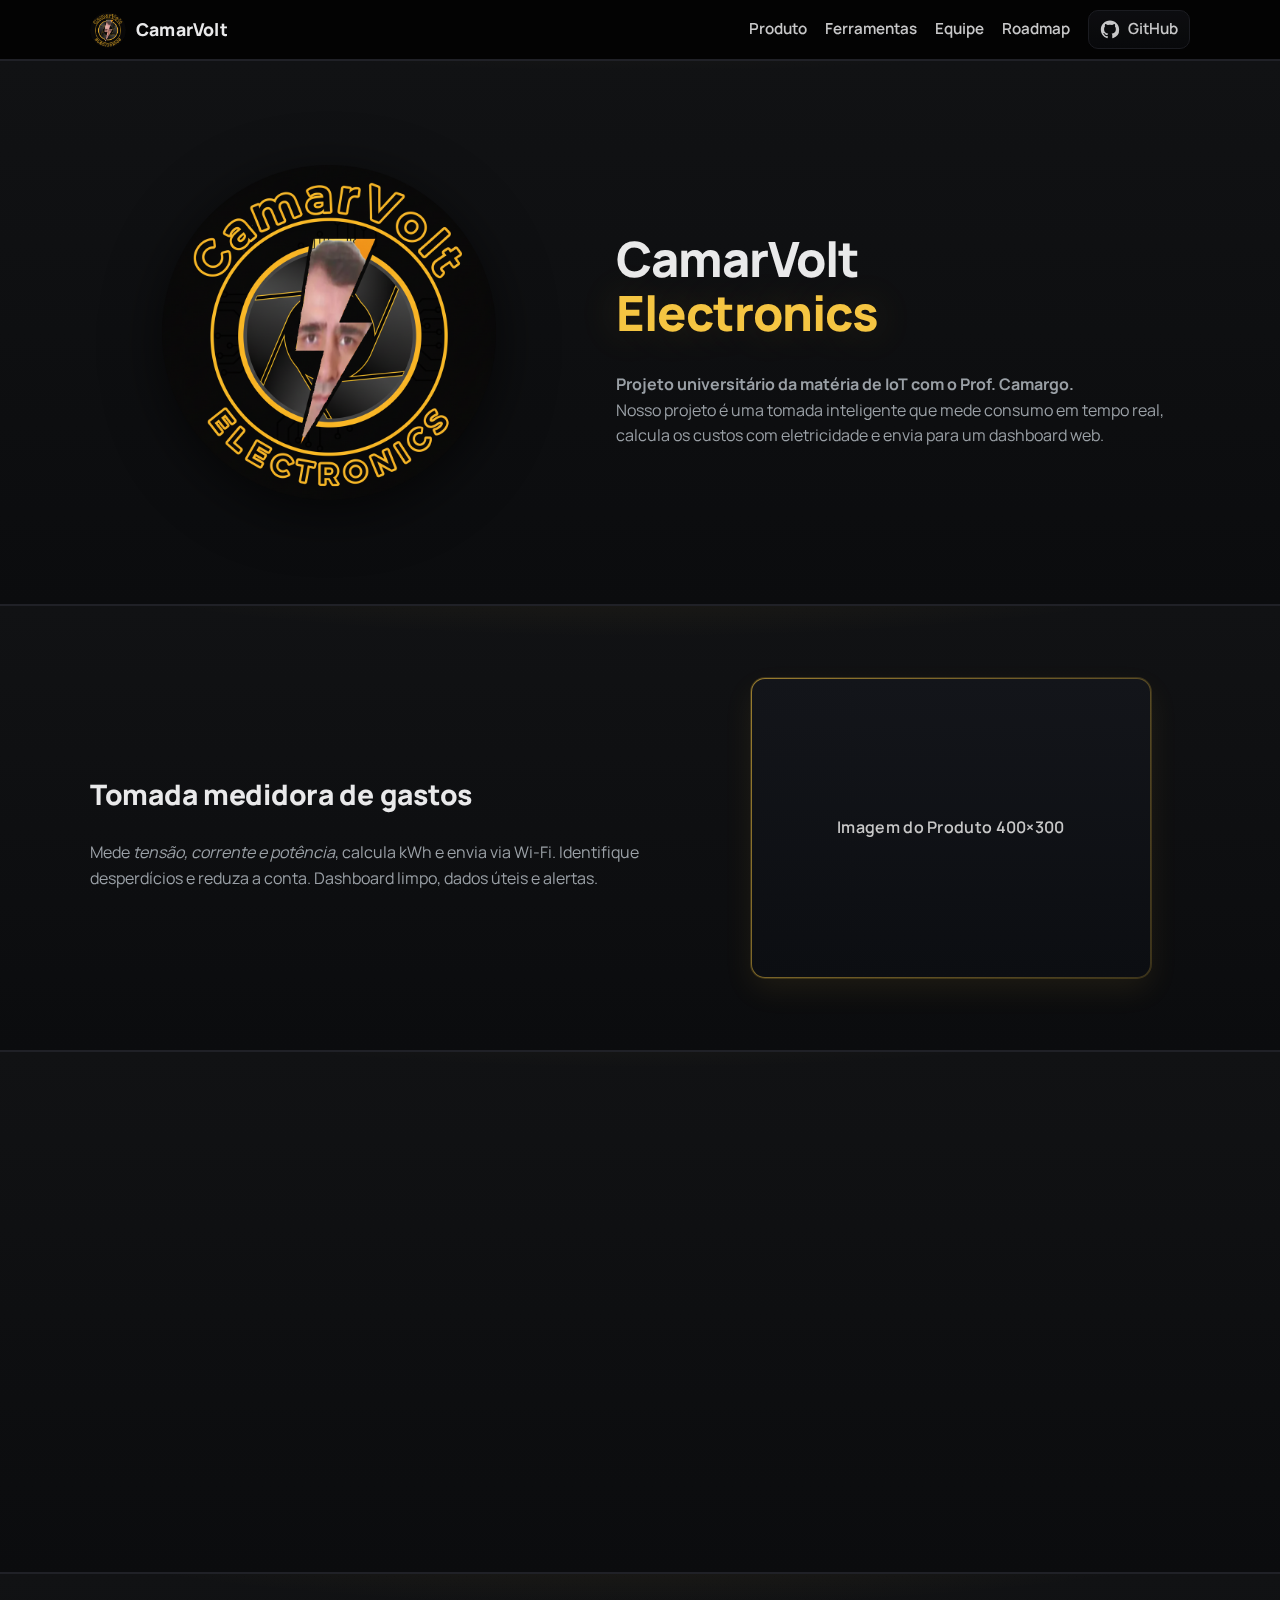
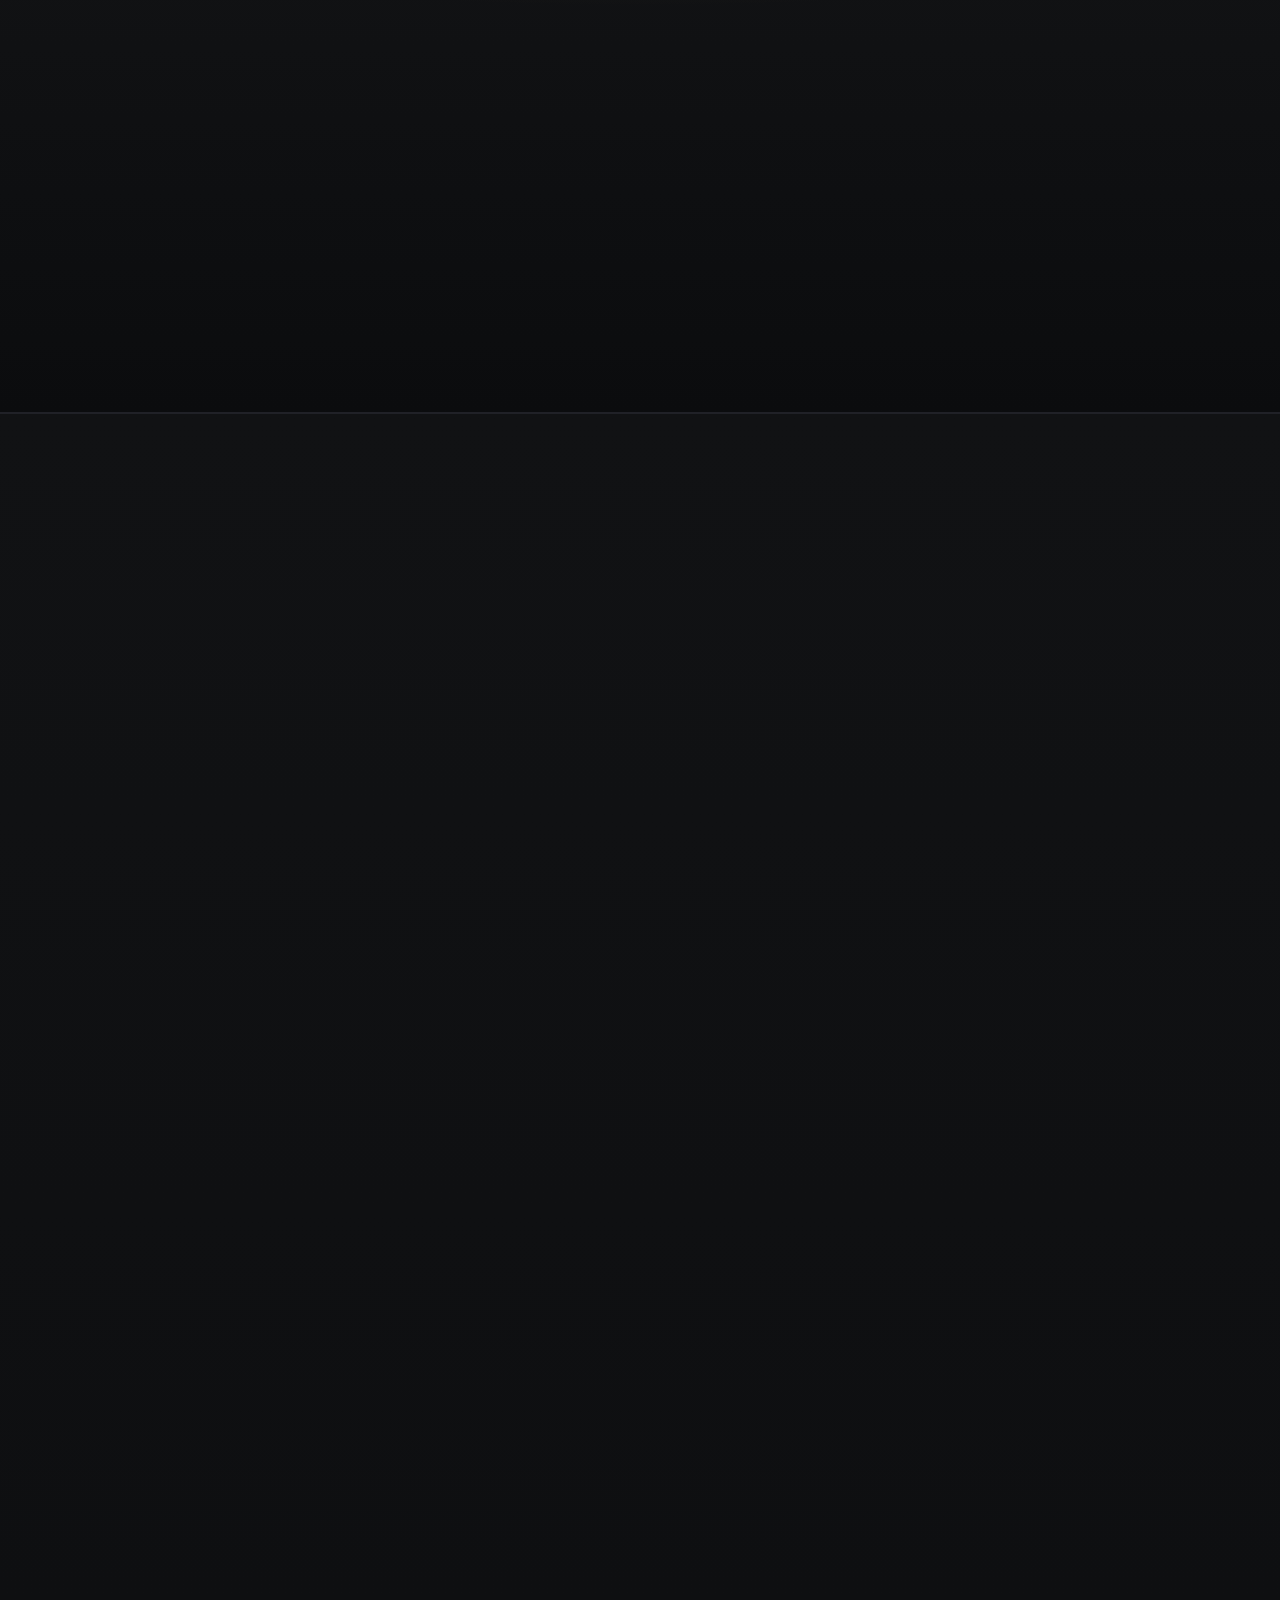
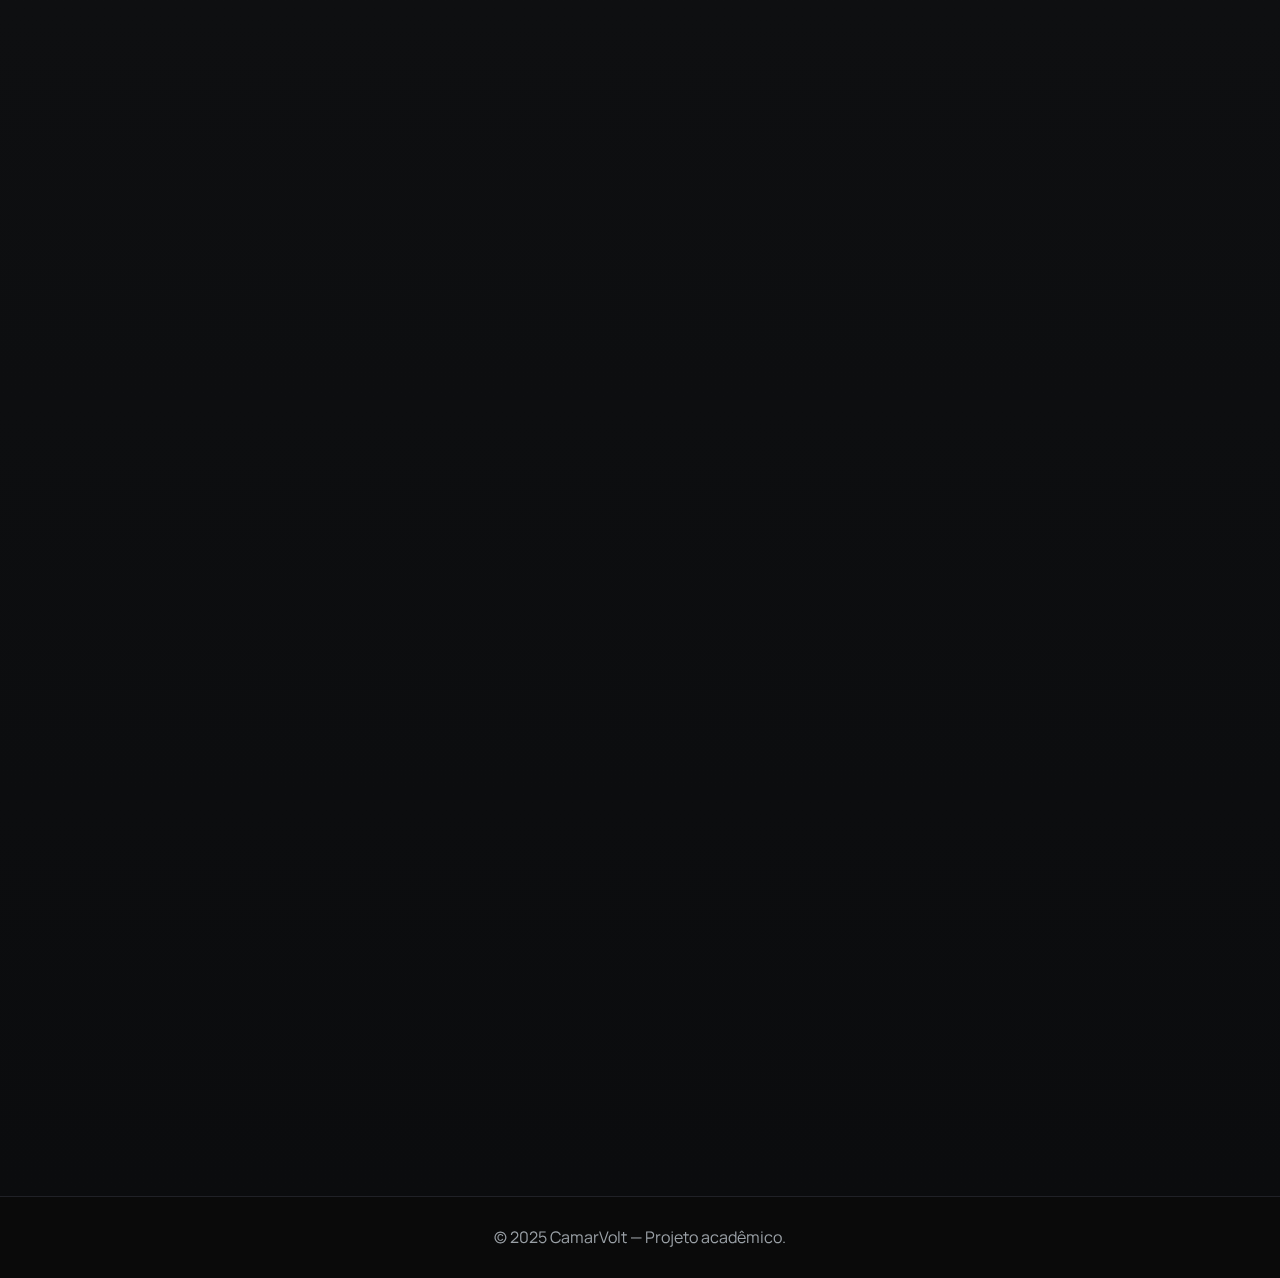
<file: index.html>
<!doctype html>
<html lang="pt-BR">
<head>
  <meta charset="utf-8" />
  <meta name="viewport" content="width=device-width,initial-scale=1" />
  <title>CamarVolt - Projeto IOT</title>
  <link rel="icon" href="CamarVolt-Logo-Transparent.png" />
  <link rel="preconnect" href="https://fonts.gstatic.com" crossorigin>
  <link href="https://fonts.googleapis.com/css2?family=Manrope:wght@400;600;800&display=swap" rel="stylesheet">
  <link rel="stylesheet" href="styles.css" />
</head>
<body>

  <!-- Header -->
  <header class="site-header" id="top">
    <div class="container header-inner">
      <a class="brand" href="#top" aria-label="Início CamarVolt">
        <img src="CamarVolt-Logo-Transparent.png" alt="" />
        <span>CamarVolt</span>
      </a>

      <!-- Botão Hamburguer -->
      <button class="hamb" aria-label="Abrir menu" aria-expanded="false" aria-controls="primary-nav">
        <span class="bar"></span><span class="bar"></span><span class="bar"></span>
      </button>

      <nav class="nav" id="primary-nav">
        <a href="#produto">Produto</a>
        <a href="#ferramentas">Ferramentas</a>
        <a href="#equipe">Equipe</a>
        <a href="#roadmap">Roadmap</a>
        <!-- GitHub com logo -->
        <a class="icon-btn" href="https://github.com/Jaissongroup" target="_blank" rel="noopener" aria-label="GitHub CamarVolt">
          <svg viewBox="0 0 24 24" width="20" height="20" fill="currentColor" aria-hidden="true">
            <path d="M12 .5C5.73.5.98 5.25.98 11.52c0 4.85 3.15 8.96 7.52 10.41.55.1.75-.24.75-.53 0-.26-.01-1.14-.02-2.06-3.06.67-3.71-1.31-3.71-1.31-.5-1.28-1.22-1.62-1.22-1.62-.99-.68.08-.67.08-.67 1.1.08 1.68 1.13 1.68 1.13.97 1.67 2.54 1.19 3.16.91.1-.71.38-1.19.69-1.46-2.44-.28-5.01-1.22-5.01-5.45 0-1.2.43-2.18 1.13-2.95-.11-.28-.49-1.42.11-2.97 0 0 .93-.3 3.05 1.13a10.57 10.57 0 0 1 5.55 0c2.12-1.43 3.05-1.13 3.05-1.13.6 1.55.22 2.69.11 2.97.7.77 1.13 1.75 1.13 2.95 0 4.24-2.58 5.16-5.03 5.44.39.34.74 1.01.74 2.04 0 1.47-.01 2.65-.01 3.01 0 .29.2.63.76.52A10.54 10.54 0 0 0 23 11.52C23 5.25 18.27.5 12 .5z"/>
          </svg>
          <span class="hide-sm">GitHub</span>
        </a>
      </nav>
    </div>
  </header>

  <!-- HERO -->
  <section class="band">
    <div class="container hero reveal">
      <div class="hero-media">
        <img class="hero-logo" src="CamarVolt-Logo-Transparent.png" alt="Logo CamarVolt">
      </div>
      <div class="hero-copy">
        <h1 class="title-xl">
          CamarVolt
          <span class="title-accent">Electronics</span>
        </h1>
        <p class="lead">
          <strong>Projeto universitário da matéria de IoT com o Prof. Camargo.</strong> <br> Nosso projeto é uma tomada inteligente que mede consumo em tempo real, calcula os custos com eletricidade e envia para um dashboard web.
        </p>
      </div>
    </div>
  </section>

  <!-- Produto -->
  <section class="band" id="produto">
    <div class="container split reveal">
      <div class="split-copy">
        <h2 class="title-lg">Tomada medidora de gastos</h2>
        <p>
          Mede <em>tensão, corrente e potência</em>, calcula kWh e envia via Wi-Fi. Identifique desperdícios e reduza a conta. Dashboard limpo, dados úteis e alertas.
        </p>
      </div>
      <div class="split-media">
        <div class="ph-image" aria-label="placeholder"><span>Imagem do Produto 400×300</span></div>
      </div>
    </div>
  </section>

  <!-- Ferramentas -->
<section class="band" id="ferramentas">
  <div class="container reveal">
    <h2 class="title-lg center">Ferramentas</h2>
    <p class="muted center">
      Ferramentas de eletrônica open-source criadas pela equipe CamarVolt para o mundo todo usar!
    </p>

    <div class="cards">
      <!-- Calculadora de Resistores -->
<a href="ferramentas/calculadora-resistores.html" class="card tool-card reveal">
  <h3>Calculadora de Resistores</h3>
  <img src="imagens/resistor.png" alt="Calculadora de Resistores" class="tool-thumb">
  <p class="tool-hint">Clique para utilizar</p>
  <div class="tool-line"></div>
</a>

    </div>
  </div>
</section>



  <!-- Equipe -->
 <section class="band" id="equipe">
  <div class="container reveal">
    <h2 class="title-lg center">Equipe CamarVolt</h2>

    <div class="team">

      <!-- Gustavo -->
      <div class="member reveal">
        <div class="avatar" style="background:url('https://avatars.githubusercontent.com/u/111321003?v=4') center/cover"></div>
        <h4>Gustavo Henrique</h4>
        <div class="social">
          <a class="icon" href="https://www.linkedin.com/in/gustavo-henrique-martins-8a398b1b5/" target="_blank" aria-label="LinkedIn">
            <!-- SVG LinkedIn -->
            <svg viewBox="0 0 24 24" fill="currentColor"><path d="M4.98 3.5C4.98 4.88 3.86 6 2.5 6S0 4.88 0 3.5 1.12 1 2.5 1s2.48 1.12 2.48 2.5zM.5 8.5h4V24h-4V8.5zm7.5 0h3.84v2.11h.05c.54-1.02 1.86-2.11 3.83-2.11 4.1 0 4.86 2.7 4.86 6.21V24h-4v-6.9c0-1.65-.03-3.77-2.3-3.77-2.31 0-2.66 1.8-2.66 3.66V24h-4V8.5z"/></svg>
          </a>
          <a class="icon" href="https://github.com/gtins" target="_blank" aria-label="GitHub">
            <!-- SVG GitHub -->
            <svg viewBox="0 0 24 24" fill="currentColor"><path d="M12 .5C5.73.5.98 5.25.98 11.52c0 4.85 3.15 8.96 7.52 10.41.55.1.75-.24.75-.53 0-.26-.01-1.14-.02-2.06-3.06.67-3.71-1.31-3.71-1.31-.5-1.28-1.22-1.62-1.22-1.62-.99-.68.08-.67.08-.67 1.1.08 1.68 1.13 1.68 1.13.97 1.67 2.54 1.19 3.16.91.1-.71.38-1.19.69-1.46-2.44-.28-5.01-1.22-5.01-5.45 0-1.2.43-2.18 1.13-2.95-.11-.28-.49-1.42.11-2.97 0 0 .93-.3 3.05 1.13a10.57 10.57 0 0 1 5.55 0c2.12-1.43 3.05-1.13 3.05-1.13.6 1.55.22 2.69.11 2.97.7.77 1.13 1.75 1.13 2.95 0 4.24-2.58 5.16-5.03 5.44.39.34.74 1.01.74 2.04 0 1.47-.01 2.65-.01 3.01 0 .29.2.63.76.52A10.54 10.54 0 0 0 23 11.52C23 5.25 18.27.5 12 .5z"/></svg>
          </a>
        </div>
      </div>

      <!-- Ícaro -->
      <div class="member reveal">
        <div class="avatar" style="background:url('https://avatars.githubusercontent.com/u/111321065?v=4') center/cover"></div>
        <h4>Ícaro Botelho</h4>
        <div class="social">
          <a class="icon" href="https://www.linkedin.com/in/icarocbotelho/" target="_blank" aria-label="LinkedIn">
            <svg viewBox="0 0 24 24" fill="currentColor"><path d="M4.98 3.5C4.98 4.88 3.86 6 2.5 6S0 4.88 0 3.5 1.12 1 2.5 1s2.48 1.12 2.48 2.5zM.5 8.5h4V24h-4V8.5zm7.5 0h3.84v2.11h.05c.54-1.02 1.86-2.11 3.83-2.11 4.1 0 4.86 2.7 4.86 6.21V24h-4v-6.9c0-1.65-.03-3.77-2.3-3.77-2.31 0-2.66 1.8-2.66 3.66V24h-4V8.5z"/></svg>
          </a>
          <a class="icon" href="https://github.com/icrcode" target="_blank" aria-label="GitHub">
            <svg viewBox="0 0 24 24" fill="currentColor"><path d="M12 .5C5.73.5.98 5.25.98 11.52c0 4.85 3.15 8.96 7.52 10.41.55.1.75-.24.75-.53 0-.26-.01-1.14-.02-2.06-3.06.67-3.71-1.31-3.71-1.31-.5-1.28-1.22-1.62-1.22-1.62-.99-.68.08-.67.08-.67 1.1.08 1.68 1.13 1.68 1.13.97 1.67 2.54 1.19 3.16.91.1-.71.38-1.19.69-1.46-2.44-.28-5.01-1.22-5.01-5.45 0-1.2.43-2.18 1.13-2.95-.11-.28-.49-1.42.11-2.97 0 0 .93-.3 3.05 1.13a10.57 10.57 0 0 1 5.55 0c2.12-1.43 3.05-1.13 3.05-1.13.6 1.55.22 2.69.11 2.97.7.77 1.13 1.75 1.13 2.95 0 4.24-2.58 5.16-5.03 5.44.39.34.74 1.01.74 2.04 0 1.47-.01 2.65-.01 3.01 0 .29.2.63.76.52A10.54 10.54 0 0 0 23 11.52C23 5.25 18.27.5 12 .5z"/></svg>
          </a>
        </div>
      </div>

      <!-- Maruan -->
      <div class="member reveal">
        <div class="avatar" style="background:url('https://avatars.githubusercontent.com/u/125526050?v=4') center/cover"></div>
        <h4>Maruan Biasi</h4>
        <div class="social">
          <a class="icon" href="https://www.linkedin.com/in/maruanbiasi/" target="_blank" aria-label="LinkedIn">
            <svg viewBox="0 0 24 24" fill="currentColor"><path d="M4.98 3.5C4.98 4.88 3.86 6 2.5 6S0 4.88 0 3.5 1.12 1 2.5 1s2.48 1.12 2.48 2.5zM.5 8.5h4V24h-4V8.5zm7.5 0h3.84v2.11h.05c.54-1.02 1.86-2.11 3.83-2.11 4.1 0 4.86 2.7 4.86 6.21V24h-4v-6.9c0-1.65-.03-3.77-2.3-3.77-2.31 0-2.66 1.8-2.66 3.66V24h-4V8.5z"/></svg>
          </a>
          <a class="icon" href="https://github.com/CodyKoInABox" target="_blank" aria-label="GitHub">
            <svg viewBox="0 0 24 24" fill="currentColor"><path d="M12 .5C5.73.5.98 5.25.98 11.52c0 4.85 3.15 8.96 7.52 10.41.55.1.75-.24.75-.53 0-.26-.01-1.14-.02-2.06-3.06.67-3.71-1.31-3.71-1.31-.5-1.28-1.22-1.62-1.22-1.62-.99-.68.08-.67.08-.67 1.1.08 1.68 1.13 1.68 1.13.97 1.67 2.54 1.19 3.16.91.1-.71.38-1.19.69-1.46-2.44-.28-5.01-1.22-5.01-5.45 0-1.2.43-2.18 1.13-2.95-.11-.28-.49-1.42.11-2.97 0 0 .93-.3 3.05 1.13a10.57 10.57 0 0 1 5.55 0c2.12-1.43 3.05-1.13 3.05-1.13.6 1.55.22 2.69.11 2.97.7.77 1.13 1.75 1.13 2.95 0 4.24-2.58 5.16-5.03 5.44.39.34.74 1.01.74 2.04 0 1.47-.01 2.65-.01 3.01 0 .29.2.63.76.52A10.54 10.54 0 0 0 23 11.52C23 5.25 18.27.5 12 .5z"/></svg>
          </a>
        </div>
      </div>

      <!-- Rafael -->
      <div class="member reveal">
        <div class="avatar" style="background:url('https://avatars.githubusercontent.com/u/33553306?v=4') center/cover"></div>
        <h4>Rafael Pereira</h4>
        <div class="social">
          <a class="icon" href="https://www.linkedin.com/in/rafael-pereira-81213016a/" target="_blank" aria-label="LinkedIn">
            <svg viewBox="0 0 24 24" fill="currentColor"><path d="M4.98 3.5C4.98 4.88 3.86 6 2.5 6S0 4.88 0 3.5 1.12 1 2.5 1s2.48 1.12 2.48 2.5zM.5 8.5h4V24h-4V8.5zm7.5 0h3.84v2.11h.05c.54-1.02 1.86-2.11 3.83-2.11 4.1 0 4.86 2.7 4.86 6.21V24h-4v-6.9c0-1.65-.03-3.77-2.3-3.77-2.31 0-2.66 1.8-2.66 3.66V24h-4V8.5z"/></svg>
          </a>
          <a class="icon" href="https://github.com/radsrei" target="_blank" aria-label="GitHub">
            <svg viewBox="0 0 24 24" fill="currentColor"><path d="M12 .5C5.73.5.98 5.25.98 11.52c0 4.85 3.15 8.96 7.52 10.41.55.1.75-.24.75-.53 0-.26-.01-1.14-.02-2.06-3.06.67-3.71-1.31-3.71-1.31-.5-1.28-1.22-1.62-1.22-1.62-.99-.68.08-.67.08-.67 1.1.08 1.68 1.13 1.68 1.13.97 1.67 2.54 1.19 3.16.91.1-.71.38-1.19.69-1.46-2.44-.28-5.01-1.22-5.01-5.45 0-1.2.43-2.18 1.13-2.95-.11-.28-.49-1.42.11-2.97 0 0 .93-.3 3.05 1.13a10.57 10.57 0 0 1 5.55 0c2.12-1.43 3.05-1.13 3.05-1.13.6 1.55.22 2.69.11 2.97.7.77 1.13 1.75 1.13 2.95 0 4.24-2.58 5.16-5.03 5.44.39.34.74 1.01.74 2.04 0 1.47-.01 2.65-.01 3.01 0 .29.2.63.76.52A10.54 10.54 0 0 0 23 11.52C23 5.25 18.27.5 12 .5z"/></svg>
          </a>
        </div>
      </div>

      <!-- Ricardo -->
      <div class="member reveal">
        <div class="avatar" style="background:url('https://avatars.githubusercontent.com/u/111823551?v=4') center/cover"></div>
        <h4>Ricardo Falcão</h4>
        <div class="social">
          <a class="icon" href="https://www.linkedin.com/in/ricardo-falc%C3%A3o-schlieper-6315b2109/" target="_blank" aria-label="LinkedIn">
            <svg viewBox="0 0 24 24" fill="currentColor"><path d="M4.98 3.5C4.98 4.88 3.86 6 2.5 6S0 4.88 0 3.5 1.12 1 2.5 1s2.48 1.12 2.48 2.5zM.5 8.5h4V24h-4V8.5zm7.5 0h3.84v2.11h.05c.54-1.02 1.86-2.11 3.83-2.11 4.1 0 4.86 2.7 4.86 6.21V24h-4v-6.9c0-1.65-.03-3.77-2.3-3.77-2.31 0-2.66 1.8-2.66 3.66V24h-4V8.5z"/></svg>
          </a>
          <a class="icon" href="https://github.com/SchlieperRicardo" target="_blank" aria-label="GitHub">
            <svg viewBox="0 0 24 24" fill="currentColor"><path d="M12 .5C5.73.5.98 5.25.98 11.52c0 4.85 3.15 8.96 7.52 10.41.55.1.75-.24.75-.53 0-.26-.01-1.14-.02-2.06-3.06.67-3.71-1.31-3.71-1.31-.5-1.28-1.22-1.62-1.22-1.62-.99-.68.08-.67.08-.67 1.1.08 1.68 1.13 1.68 1.13.97 1.67 2.54 1.19 3.16.91.1-.71.38-1.19.69-1.46-2.44-.28-5.01-1.22-5.01-5.45 0-1.2.43-2.18 1.13-2.95-.11-.28-.49-1.42.11-2.97 0 0 .93-.3 3.05 1.13a10.57 10.57 0 0 1 5.55 0c2.12-1.43 3.05-1.13 3.05-1.13.6 1.55.22 2.69.11 2.97.7.77 1.13 1.75 1.13 2.95 0 4.24-2.58 5.16-5.03 5.44.39.34.74 1.01.74 2.04 0 1.47-.01 2.65-.01 3.01 0 .29.2.63.76.52A10.54 10.54 0 0 0 23 11.52C23 5.25 18.27.5 12 .5z"/></svg>
          </a>
        </div>
      </div>

    </div>
  </div>
</section>


  <!-- Roadmap / Entregas -->
  <section class="band" id="roadmap">
    <div class="container reveal">
      <h2 class="title-lg center">Roadmap & Entregas</h2>
      <p class="muted center">Linhas gerais — ajustamos conforme o semestre evolui.</p>

      <ol class="timeline">
  <li class="tl-item reveal" data-date="2025-08-06">
    <span class="tl-badge">1</span>
    <div class="tl-card">
      <h4>Aula 1 — Apresentação da disciplina <span class="muted">• 6 de agosto</span></h4>
      <p>Visão geral e critérios.</p>
    </div>
  </li>
  <li class="tl-item reveal" data-date="2025-08-13">
    <span class="tl-badge">2</span>
    <div class="tl-card">
      <h4>Aula 2 — Definição da equipe e projeto <span class="muted">• 13 de agosto</span></h4>
      <p>Formação do time e escolha do tema.</p>
    </div>
  </li>
  <li class="tl-item reveal" data-date="2025-08-20">
    <span class="tl-badge">3</span>
    <div class="tl-card">
      <h4>Aula 3 — Desenvolvimento Seminário <span class="muted">• 20 de agosto</span></h4>
      <p>Preparação de roteiro e material.</p>
    </div>
  </li>
  <li class="tl-item reveal" data-date="2025-08-27">
    <span class="tl-badge">4</span>
    <div class="tl-card" data-grade="N1">
      <h4>Aula 4 — Trabalho N1: Apresentação seminário <span class="muted">• 27 de agosto</span></h4>
      <p>Apresentação e feedback.</p>
    </div>
  </li>
  <li class="tl-item reveal" data-date="2025-09-03">
    <span class="tl-badge">5</span>
    <div class="tl-card">
      <h4>Aula 5 — Definição dos requisitos do projeto <span class="muted">• 3 de setembro</span></h4>
      <p>RFs/RNFs principais.</p>
    </div>
  </li>
  <li class="tl-item reveal" data-date="2025-09-10">
    <span class="tl-badge">6</span>
    <div class="tl-card">
      <h4>Aula 6 — Definição do contexto e descrição do projeto <span class="muted">• 10 de setembro</span></h4>
      <p>Escopo, público e ambiente.</p>
    </div>
  </li>
  <li class="tl-item reveal" data-date="2025-09-17">
    <span class="tl-badge">7</span>
    <div class="tl-card">
      <h4>Aula 7 — Desenvolvimento dos documentos do projeto <span class="muted">• 17 de setembro</span></h4>
      <p>Template e artefatos.</p>
    </div>
  </li>
  <li class="tl-item reveal" data-date="2025-09-24">
    <span class="tl-badge">8</span>
    <div class="tl-card" data-grade="N1">
      <h4>Aula 8 — Trabalho N1 pt.2: Escopo do projeto <span class="muted">• 24 de setembro</span></h4>
      <p>Pitch do escopo e critérios.</p>
    </div>
  </li>
  <li class="tl-item reveal" data-date="2025-10-01">
    <span class="tl-badge">9</span>
    <div class="tl-card">
      <h4>Aula 9 — Definição dos componentes necessários <span class="muted">• 1º de outubro</span></h4>
      <p>BOM inicial e compras.</p>
    </div>
  </li>
  <li class="tl-item reveal" data-date="2025-10-08">
    <span class="tl-badge">10</span>
    <div class="tl-card">
      <h4>Aula 10 — Desenvolvimento de projetos e diagramas de circuitos <span class="muted">• 8 de outubro</span></h4>
      <p>Esquemas e simulações.</p>
    </div>
  </li>
  <li class="tl-item reveal" data-date="2025-10-15">
    <span class="tl-badge">11</span>
    <div class="tl-card" data-grade="N2">
      <h4>Aula 11 — Trabalho N2: início do desenvolvimento físico <span class="muted">• 15 de outubro</span></h4>
      <p>Montagem em bancada.</p>
    </div>
  </li>
  <li class="tl-item reveal" data-date="2025-10-22">
    <span class="tl-badge">12</span>
    <div class="tl-card">
      <h4>Aula 12 — Desenvolvimento <span class="muted">• 22 de outubro</span></h4>
      <p>Iteração de hardware/firmware.</p>
    </div>
  </li>
  <li class="tl-item reveal" data-date="2025-10-29">
    <span class="tl-badge">13</span>
    <div class="tl-card" data-grade="N2">
      <h4>Aula 13 — Trabalho N2 pt.2: apresentação do projeto desenvolvido <span class="muted">• 29 de outubro</span></h4>
      <p>Demo parcial + feedback.</p>
    </div>
  </li>
  <li class="tl-item reveal" data-date="2025-11-05">
    <span class="tl-badge">14</span>
    <div class="tl-card">
      <h4>Aula 14 — Desenvolvimento <span class="muted">• 5 de novembro</span></h4>
      <p>Integração com backend.</p>
    </div>
  </li>
  <li class="tl-item reveal" data-date="2025-11-12">
    <span class="tl-badge">15</span>
    <div class="tl-card">
      <h4>Aula 15 — Desenvolvimento <span class="muted">• 12 de novembro</span></h4>
      <p>Dash e telemetria.</p>
    </div>
  </li>
  <li class="tl-item reveal" data-date="2025-11-19">
    <span class="tl-badge">16</span>
    <div class="tl-card" data-grade="N3">
      <h4>Aula 16 — Trabalho N3: desenvolvimento do projeto <span class="muted">• 19 de novembro</span></h4>
      <p>Refino e testes.</p>
    </div>
  </li>
  <li class="tl-item reveal" data-date="2025-11-26">
    <span class="tl-badge">17</span>
    <div class="tl-card">
      <h4>Aula 17 — Desenvolvimento <span class="muted">• 26 de novembro</span></h4>
      <p>Correções finais.</p>
    </div>
  </li>
  <li class="tl-item reveal" data-date="2025-12-03">
    <span class="tl-badge">18</span>
    <div class="tl-card">
      <h4>Aula 18 — Desenvolvimento <span class="muted">• 3 de dezembro</span></h4>
      <p>Estabilização.</p>
    </div>
  </li>
  <li class="tl-item reveal" data-date="2025-12-10">
    <span class="tl-badge">19</span>
    <div class="tl-card" data-grade="N3">
      <h4>Aula 19 — Trabalho N3 pt.2: apresentação do projeto concluído e funcional <span class="muted">• 10 de dezembro</span></h4>
      <p>Entrega final.</p>
    </div>
  </li>
</ol>

    </div>
  </section>

  <footer class="foot">
    <div class="container">© 2025 CamarVolt — Projeto acadêmico.</div>
  </footer>

  <script src="main.js"></script>
</body>
</html>
</file>
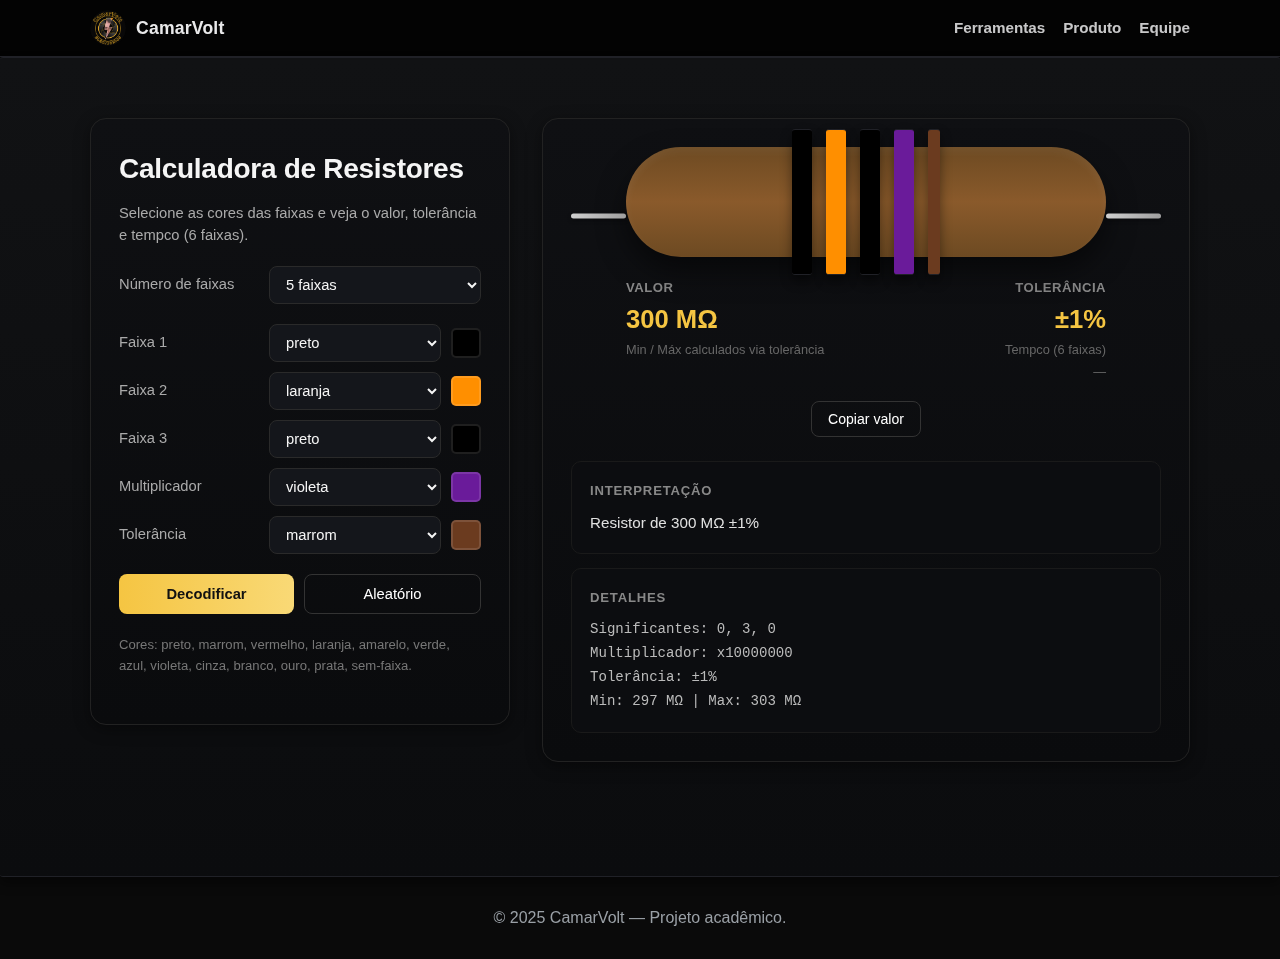
<file: ferramentas/calculadora-resistores.html>
<!doctype html>
<html lang="pt-BR">
<head>
  <meta charset="utf-8" />
  <meta name="viewport" content="width=device-width,initial-scale=1" />
  <title>Calculadora de Resistores — CamarVolt</title>
  <link rel="icon" href="../CamarVolt-Logo-Transparent.png" />
  <!-- estilos globais da landing -->
  <link rel="stylesheet" href="../styles.css" />
  <!-- estilos específicos da calculadora -->
  <link rel="stylesheet" href="calc-resistores.css" />
</head>
<body>

  <!-- Header -->
  <header class="site-header">
    <div class="container header-inner">
      <a class="brand" href="../index.html">
        <img src="../CamarVolt-Logo-Transparent.png" alt="CamarVolt" />
        <span>CamarVolt</span>
      </a>
      <nav class="nav">
        <a href="../index.html#ferramentas">Ferramentas</a>
        <a href="../index.html#produto">Produto</a>
        <a href="../index.html#equipe">Equipe</a>
      </nav>
    </div>
  </header>

  <!-- Conteúdo -->
  <section class="band">

    <div class="container calc-grid">
      <!-- Painel esquerdo -->
      <aside class="panel">
        <h1 class="title-lg">Calculadora de Resistores</h1>
        <p class="muted">Selecione as cores das faixas e veja o valor, tolerância e tempco (6 faixas).</p>

        <div class="control">
          <label for="bandsCount">Número de faixas</label>
          <select id="bandsCount">
            <option value="4">4 faixas</option>
            <option value="5" selected>5 faixas</option>
            <option value="6">6 faixas</option>
          </select>
        </div>

        <div id="pickers" class="pickers">
          <!-- pickers injetados por JS -->
        </div>

        <div class="actions">
          <button id="btnDecode" class="btn-gold">Decodificar</button>
          <button id="btnRandom" class="btn-ghost">Aleatório</button>
        </div>

        <p class="legend muted">Cores: preto, marrom, vermelho, laranja, amarelo, verde, azul, violeta, cinza, branco, ouro, prata, sem-faixa.</p>
      </aside>

      <!-- Painel direito -->
      <main class="panel">
        <div class="resistor-wrap">
          <div class="resistor">
            <div class="lead left"></div>
            <div id="bandsPreview" class="bands-preview"></div>
            <div class="lead right"></div>
          </div>

          <div class="readouts">
            <div>
              <div class="label">Valor</div>
              <div id="outValue" class="read-val">—</div>
              <div class="small muted">Min / Máx calculados via tolerância</div>
            </div>
            <div class="right">
              <div class="label">Tolerância</div>
              <div id="outTol" class="read-val">—</div>
              <div class="small muted">Tempco (6 faixas)</div>
              <div id="outTemp" class="small muted">—</div>
            </div>
          </div>

          <div class="copy-row">
            <button id="btnCopy" class="btn-ghost">Copiar valor</button>
          </div>
        </div>

        <div class="result-cards">
          <article class="metric">
            <h3 class="muted">Interpretação</h3>
            <div id="outInterpret" class="val">Informe as cores e pressione Decodificar.</div>
          </article>

          <article class="metric">
            <h3 class="muted">Detalhes</h3>
            <pre id="outDetails" class="small muted">—</pre>
          </article>
        </div>
      </main>
    </div>
  </section>
  <noscript>
  <div style="color:#ccc;text-align:center;margin:60px 0;">
    ⚠️ Ative o JavaScript para usar a Calculadora de Resistores CamarVolt.
  </div>
</noscript>


  <!-- Footer -->
  <footer class="foot">
    <div class="container">© 2025 CamarVolt — Projeto acadêmico.</div>
  </footer>

  <script src="calc-resistores.js"></script>
</body>
</html>
</file>
<file: styles.css>
/* ===== Tokens ===== */
:root{
  --bg:#0a0a0a;
  --bg-band:#111214;
  --panel:#0f1013;
  --stroke:#202127;
  --text:#e9e9ea;
  --muted:#9aa0a6;
  --gold:#f5c542;
  --gold-2:#ffd35a;
  --accent-shadow: 0 0 0 1px rgba(245,197,66,.18), 0 12px 30px rgba(245,197,66,.08);
  --radius:16px;
  --container:1100px;
}

*{box-sizing:border-box}
html,body{margin:0}
body{
  font-family:'Manrope',system-ui,-apple-system,Segoe UI,Roboto,Ubuntu,'Helvetica Neue',Arial,sans-serif;
  background:var(--bg); color:var(--text); line-height:1.6; -webkit-font-smoothing:antialiased;
}

/* ===== Layout ===== */
.container{ width:min(var(--container), 92vw); margin-inline:auto; }
.band{
  background:
    radial-gradient(1200px 200px at 50% -20%, rgba(245,197,66,.12), transparent 60%),
    linear-gradient(180deg, var(--bg-band), #0b0c0e);
  border-top:1px solid var(--stroke); border-bottom:1px solid var(--stroke);
  padding:72px 0;
}

/* ===== Header ===== */
.site-header{ position:sticky; top:0; z-index:50; backdrop-filter:saturate(140%) blur(8px);
  background:color-mix(in oklab, #000 70%, transparent); border-bottom:1px solid var(--stroke); }
.header-inner{ display:flex; align-items:center; justify-content:space-between; padding:10px 0; }
.brand{ display:flex; align-items:center; gap:10px; color:var(--text); text-decoration:none; font-weight:800; letter-spacing:.2px; }
.brand img{ width:36px; height:36px; border-radius:50%; }
.brand span{ font-size:1.1rem }

/* Nav + GitHub icon */
.nav{ display:flex; gap:18px; align-items:center; }
.nav a{ color:var(--text); text-decoration:none; font-weight:600; font-size:.95rem; opacity:.86; transition:.2s ease; }
.nav a:hover{ opacity:1; color:var(--gold) }
.icon-btn{ display:flex; align-items:center; gap:8px; padding:.4rem .7rem; border:1px solid var(--stroke); border-radius:10px; background:linear-gradient(180deg,#0f1013,#0a0b0d); }
.icon-btn:hover{ border-color:color-mix(in oklab, var(--gold) 60%, var(--stroke)); color:var(--gold) }
.hide-sm{ display:inline }

/* Hamburguer (mobile) */
.hamb{ display:none; width:44px; height:40px; border:1px solid var(--stroke); border-radius:10px; background:linear-gradient(180deg,#0f1013,#0a0b0d); align-items:center; justify-content:center; gap:4px; }
.hamb .bar{ width:20px; height:2px; background:#c9cbd2; display:block; transition:.2s }
.hamb.is-open .bar:nth-child(1){ transform:translateY(6px) rotate(45deg) }
.hamb.is-open .bar:nth-child(2){ opacity:0 }
.hamb.is-open .bar:nth-child(3){ transform:translateY(-6px) rotate(-45deg) }

/* ===== Hero ===== */
.hero{ display:grid; grid-template-columns: 1fr 1.2fr; gap:48px; align-items:center; padding:32px 0; }
.hero-media{ display:flex; align-items:center; justify-content:center; }
.hero-logo{ width:min(420px, 70%); filter: drop-shadow(0 12px 28px rgba(0,0,0,.6)); }
.hero-copy .title-xl{ font-size: clamp(2rem, 3.8vw, 3.2rem); line-height:1.1; font-weight:800; letter-spacing:-.02em; }
.title-accent{ display:block; color:var(--gold); text-shadow: 0 0 40px rgba(245,197,66,.18); }
.lead{ margin-top:14px; color:var(--muted); max-width:60ch; }

/* ===== Split (produto) ===== */
.split{ display:grid; grid-template-columns:1.2fr 1fr; gap:48px; align-items:center; }
.title-lg{ font-size:clamp(1.4rem,2.2vw,2rem); font-weight:800; letter-spacing:-.01em; }
.split-copy p{ color:var(--muted) }
.split-media{ display:flex; justify-content:center; }
.ph-image{
  width:400px; height:300px; border-radius:14px;
  background:
    linear-gradient(180deg, #13151a, #0c0e12) padding-box,
    linear-gradient(120deg, rgba(245,197,66,.6), rgba(255,211,90,.2)) border-box;
  border:1px solid transparent; display:grid; place-items:center;
  color:#c8c8c8; font-weight:600; letter-spacing:.3px;
  box-shadow: var(--accent-shadow);
}

/* ===== Cards Ferramentas ===== */
.center{text-align:center}
.muted{ color:var(--muted) }
.cards{ margin-top:24px; display:grid; grid-template-columns: repeat(3, minmax(0,1fr)); gap:18px; }
.card{
  background:linear-gradient(180deg, #0f1013, #0a0b0d); border:1px solid var(--stroke);
  border-radius:var(--radius); padding:22px 18px; min-height:120px;
  display:flex; flex-direction:column; gap:8px; justify-content:center; align-items:flex-start;
  transition:transform .2s ease, box-shadow .2s ease, border-color .2s ease;
}
.card:hover{ transform:translateY(-4px); border-color:color-mix(in oklab, var(--gold) 50%, var(--stroke)); box-shadow: var(--accent-shadow); }
.card h3{ margin:0; font-size:1.05rem } .card p{ margin:0; color:var(--muted) }
.standby::after{ content:""; width:100%; height:1px; margin-top:10px; background:linear-gradient(90deg, transparent, rgba(245,197,66,.25), transparent); }

/* ===== Team ===== */
.team{ margin-top:26px; display:grid; grid-template-columns: repeat(5, minmax(0,1fr)); gap:18px; }
.member{ border-radius:var(--radius); background:linear-gradient(180deg, #0f1013, #0a0b0d); border:1px solid var(--stroke); padding:18px; text-align:center; transition:.2s ease; }
.member:hover{ box-shadow: var(--accent-shadow); transform:translateY(-3px) }
.avatar{ width:92px; height:92px; margin:6px auto 10px; border-radius:50%; background:#1b1e24; border:1px solid var(--stroke); }
.member h4{ margin:8px 0 4px }
.social{ display:flex; justify-content:center; gap:12px; margin-top:6px }
.icon{ width:22px; height:22px; display:inline-grid; place-items:center; color:#c9cbd2; opacity:.9; transition:.2s ease; text-decoration:none; }
.icon:hover{ color:var(--gold); opacity:1 }

/* ===== Roadmap / Timeline ===== */
.timeline{ list-style:none; padding:0; margin:26px 0 0; display:grid; gap:18px; }
.tl-item{ position:relative; padding-left:54px; }
.tl-item::before{
  content:""; position:absolute; left:20px; top:0; bottom:0; width:2px;
  background:linear-gradient(180deg, rgba(245,197,66,.5), rgba(255,211,90,.15));
  border-radius:2px;
}
.tl-badge{
  position:absolute; left:10px; top:0; width:22px; height:22px; border-radius:50%;
  background: var(--bg);            /* <- muda aqui */
  border:2px solid var(--gold);
  color:#fff;                       /* <- texto branco para as futuras */
  font-weight:800; font-size:.85rem; display:grid; place-items:center;
  z-index:2;                        /* garante que cubra a linha */
}
.tl-badge.done{
  background: radial-gradient(circle at 30% 30%, var(--gold-2), var(--gold));
  color:#111; border-color: transparent;
  box-shadow: 0 6px 18px rgba(245,197,66,.35);
}
.tl-badge.current{
  border-color: color-mix(in oklab, var(--gold) 85%, #fff);
  box-shadow: 0 0 0 4px rgba(245,197,66,.10);
}
.tl-badge.current::after{
  content:"AULA ATUAL";
  position:absolute; left:28px; top:50%; transform:translateY(-50%);
  font-size:.62rem; letter-spacing:.4px; font-weight:800;
  color:var(--gold);
  background: rgba(245,197,66,.10);
  border:1px solid color-mix(in oklab, var(--gold) 45%, var(--stroke));
  padding:2px 6px; border-radius:999px;
  backdrop-filter: blur(3px);
}
.tl-card{
  background:linear-gradient(180deg,#0f1013,#0a0b0d); border:1px solid var(--stroke);
  border-radius:var(--radius); padding:16px 18px;
}
.tl-card h4{ margin:0 0 8px 0 } .tl-card p{ margin:0; color:var(--muted) }
.tl-card{
  transition: transform .18s ease, box-shadow .18s ease, border-color .18s ease;
}
.tl-item:hover .tl-card{
  transform: translateY(-2px);
  border-color: color-mix(in oklab, var(--gold) 38%, var(--stroke));
  box-shadow: 0 10px 26px rgba(245,197,66,.10);
}
.tl-item:hover .tl-badge{
  border-color: color-mix(in oklab, var(--gold) 90%, #fff);
}

/* --- AULA ATUAL: bolacha amarela grande no lado ESQUERDO --- */
.tl-item{ position:relative; }               /* garante contexto p/ posicionamento */
.tl-now{
  position:absolute;
  left:-125px;             /* mais afastado da linha */
  top:5px;
  min-width:110px;
  height:36px;
  border-radius:9999px;
  display:flex;
  align-items:center;
  justify-content:center;
  background: linear-gradient(90deg, var(--gold-2), var(--gold));
  color:#111;
  font-weight:900;
  font-size:.8rem;
  letter-spacing:.6px;
  padding:0 14px;
  z-index:2;

  /* glow mais bonito e chamativo */
  box-shadow:
    0 0 25px rgba(245,197,66,.45),
    0 0 40px rgba(245,197,66,.25),
    0 4px 10px rgba(0,0,0,.3);
  transition: transform .2s ease, box-shadow .3s ease;
}

.tl-now:hover{
  transform: translateY(-2px);
  box-shadow:
    0 0 30px rgba(245,197,66,.55),
    0 0 60px rgba(245,197,66,.3),
    0 6px 12px rgba(0,0,0,.4);
}

@media (max-width:980px){
  .tl-now{
    left:-100px;
    min-width:95px;
    height:32px;
    font-size:.75rem;
  }
}

/* --- Badge de avaliação (N1/N2/N3) no CANTO DIREITO do card --- */
.tl-card{ position:relative; }               /* para posicionar o selo dentro */
.grade-badge{
  position:absolute; right:-10px; top:-10px;
  padding:6px 10px; border-radius:999px;
  background: radial-gradient(circle at 30% 30%, var(--gold-2), var(--gold));
  color:#111; font-weight:900; font-size:.75rem;
  box-shadow: 0 10px 24px rgba(245,197,66,.28), 0 0 0 3px rgba(245,197,66,.12);
  pointer-events:none;
}


/* ===== Footer ===== */
.foot{ padding:28px 0; color:var(--muted); text-align:center }

/* ===== Reveal animation (default hidden) ===== */
.reveal{ opacity:0; transform: translateY(18px); will-change: opacity, transform; }
.reveal.is-visible{ opacity:1; transform: translateY(0); transition: opacity .6s ease, transform .6s ease; }

/* ===== Responsive ===== */
@media (max-width: 980px){
  .hero{ grid-template-columns:1fr; text-align:center }
  .hero-copy .lead{ margin-inline:auto }
  .split{ grid-template-columns:1fr; }
  .cards{ grid-template-columns:1fr 1fr }
  .team{ grid-template-columns:1fr 1fr 1fr }
  .hide-sm{ display:none }

  .hamb{ display:inline-flex }
  .nav{
    position:absolute; right:0; top:60px; padding:10px;
    background:color-mix(in oklab, #000 80%, transparent); border:1px solid var(--stroke);
    border-radius:12px; backdrop-filter: blur(6px);
    display:none; flex-direction:column; gap:10px; margin-right:4vw;
  }
  .nav.is-open{ display:flex }
}

@media (max-width: 640px){
  .cards{ grid-template-columns:1fr }
  .team{ grid-template-columns:1fr 1fr }
}
</file>
<file: ferramentas/calc-resistores.css>
/* ===== CamarVolt Calculadora de Resistores ===== */

/* RESET GERAL */
* {
  box-sizing: border-box;
}

body {
  margin: 0;
  background: #0a0a0a;
  color: #f5f5f5;
  font-family: "Inter", sans-serif;
}

/* ===== SECTION WRAPPER ===== */
section.band {
  width: 100%;
  padding: 60px 20px;
  min-height: calc(100vh - 80px);
}

/* ===== GRID CONTAINER ===== */
.container.calc-grid {
  display: grid;
  grid-template-columns: 420px 1fr;
  gap: 32px;
  max-width: 1200px;
  margin: 0 auto;
  padding: 0;
}

/* ===== PAINÉIS ===== */
.panel {
  background: linear-gradient(180deg, #0f1013, #0a0b0d);
  border: 1px solid #222;
  border-radius: 16px;
  padding: 28px;
  box-shadow: 0 4px 16px rgba(0, 0, 0, .4);
  height: fit-content;
}

.title-lg {
  margin: 0 0 10px 0;
  font-size: 1.75rem;
  font-weight: 700;
  color: #f5f5f5;
}

p.muted {
  color: #aaa;
  font-size: 0.92rem;
  line-height: 1.5;
  margin: 0 0 20px 0;
}

.legend.muted {
  margin-top: 20px;
  font-size: 0.82rem;
  line-height: 1.6;
  color: #777;
}

/* ===== CONTROLES ===== */
.control {
  display: flex;
  gap: 10px;
  align-items: center;
  margin-bottom: 20px;
}

.control label {
  min-width: 140px;
  color: #aaa;
  font-size: 0.92rem;
}

.control select {
  flex: 1;
  background: #14161b;
  color: #f5f5f5;
  border: 1px solid #2a2a2a;
  border-radius: 8px;
  padding: 9px 12px;
  cursor: pointer;
  font-size: 0.92rem;
}

/* ===== PICKERS ===== */
.pickers {
  display: flex;
  flex-direction: column;
  gap: 10px;
  margin-bottom: 20px;
}

.picker-row {
  display: flex;
  gap: 10px;
  align-items: center;
}

.picker-row label {
  min-width: 140px;
  color: #aaa;
  font-size: 0.92rem;
}

.picker-row select {
  flex: 1;
  background: #14161b;
  color: #f5f5f5;
  border: 1px solid #2a2a2a;
  border-radius: 8px;
  padding: 9px 12px;
  cursor: pointer;
  font-size: 0.92rem;
}

.swatch {
  width: 30px;
  height: 30px;
  border-radius: 5px;
  border: 2px solid rgba(255, 255, 255, .12);
  flex-shrink: 0;
}

/* ===== BOTÕES ===== */
.actions {
  display: flex;
  gap: 10px;
  margin-bottom: 20px;
}

.btn-gold {
  flex: 1;
  background: linear-gradient(90deg, #f5c542, #f9d976);
  color: #111;
  border: none;
  border-radius: 8px;
  padding: 11px 18px;
  font-weight: 700;
  cursor: pointer;
  transition: all 0.2s;
  font-size: 0.92rem;
}

.btn-gold:hover {
  box-shadow: 0 0 18px rgba(245, 197, 66, .35);
  transform: translateY(-1px);
}

.btn-ghost {
  flex: 1;
  background: transparent;
  color: #fff;
  border: 1px solid #333;
  border-radius: 8px;
  padding: 11px 18px;
  cursor: pointer;
  transition: all 0.2s;
  font-size: 0.92rem;
  font-weight: 500;
}

.btn-ghost:hover {
  border-color: #f5c542;
  color: #f5c542;
  transform: translateY(-1px);
}

/* ===== PAINEL DIREITO ===== */
main.panel {
  display: flex;
  flex-direction: column;
  gap: 24px;
}

/* ===== RESISTOR WRAP ===== */
.resistor-wrap {
  display: flex;
  flex-direction: column;
  gap: 20px;
  width: 100%;
}

.resistor {
  width: 100%;
  max-width: 480px;
  height: 110px;
  position: relative;
  background: linear-gradient(180deg, #6d4a22 0%, #8a5a2b 50%, #6d4a22 100%);
  border-radius: 55px;
  display: flex;
  align-items: center;
  justify-content: center;
  box-shadow: inset 0 4px 10px rgba(255, 255, 255, .06),
              0 14px 28px rgba(0, 0, 0, .5);
  margin: 0 auto;
}

.lead {
  position: absolute;
  top: 50%;
  transform: translateY(-50%);
  width: 55px;
  height: 5px;
  background: linear-gradient(90deg, #cfcfcf, #9f9f9f);
  border-radius: 3px;
  box-shadow: 0 2px 4px rgba(0, 0, 0, .3);
}

.lead.left { 
  left: -55px; 
}

.lead.right { 
  right: -55px; 
}

.bands-preview {
  display: flex;
  gap: 14px;
  align-items: center;
  justify-content: center;
}

.band {
  width: 20px;
  height: 74px;
  border-radius: 3px;
  box-shadow: 0 6px 12px rgba(0, 0, 0, .45);
}

.band.small {
  height: 52px;
  width: 12px;
}

/* ===== READOUTS ===== */
.readouts {
  display: flex;
  align-items: flex-start;
  justify-content: space-between;
  gap: 20px;
  width: 100%;
  max-width: 480px;
  margin: 0 auto;
}

.readouts > div {
  flex: 1;
}

.readouts .label {
  color: #888;
  font-size: 0.82rem;
  margin-bottom: 6px;
  text-transform: uppercase;
  letter-spacing: 0.5px;
  font-weight: 600;
}

.read-val {
  font-size: 1.6rem;
  font-weight: 800;
  color: #f5c542;
  margin-bottom: 6px;
  line-height: 1.2;
}

.readouts .small {
  font-size: 0.8rem;
  color: #666;
  margin-top: 4px;
  line-height: 1.4;
}

.readouts .right {
  text-align: right;
}

.copy-row {
  display: flex;
  justify-content: center;
  width: 100%;
  max-width: 480px;
  margin: 0 auto;
}

.copy-row .btn-ghost {
  flex: 0 0 auto;
  padding: 9px 16px;
  font-size: 0.88rem;
}

/* ===== RESULT CARDS ===== */
.result-cards {
  display: flex;
  flex-direction: column;
  gap: 14px;
  width: 100%;
}

.metric {
  background: #0c0d10;
  border: 1px solid #1a1a1a;
  border-radius: 10px;
  padding: 18px;
}

.metric h3 {
  margin: 0 0 10px 0;
  font-size: 0.82rem;
  font-weight: 700;
  color: #888;
  text-transform: uppercase;
  letter-spacing: 0.8px;
}

.metric .val {
  font-size: 0.95rem;
  line-height: 1.6;
  color: #e0e0e0;
}

.metric pre {
  font-family: "Courier New", monospace;
  white-space: pre-wrap;
  margin: 0;
  font-size: 0.88rem;
  line-height: 1.7;
  color: #bbb;
}

/* ===== RESPONSIVO ===== */
@media (max-width: 1024px) {
  .container.calc-grid {
    grid-template-columns: 380px 1fr;
    gap: 28px;
  }
}

@media (max-width: 900px) {
  .container.calc-grid {
    grid-template-columns: 1fr;
    max-width: 600px;
    gap: 32px;
  }
  
  .resistor {
    max-width: 100%;
  }
}

@media (max-width: 640px) {
  section.band {
    padding: 40px 16px;
  }

  .panel {
    padding: 22px;
  }

  .title-lg {
    font-size: 1.5rem;
  }

  .picker-row,
  .control {
    flex-direction: column;
    align-items: stretch;
    gap: 8px;
  }

  .picker-row label,
  .control label {
    min-width: auto;
  }

  .resistor {
    height: 90px;
    max-width: 100%;
  }

  .band {
    width: 16px;
    height: 60px;
  }

  .band.small {
    height: 42px;
    width: 10px;
  }

  .bands-preview {
    gap: 11px;
  }

  .readouts {
    flex-direction: column;
    gap: 20px;
  }

  .readouts .right {
    text-align: left;
  }

  .actions {
    flex-direction: column;
  }

  .copy-row .btn-ghost {
    width: 100%;
  }
}
</file>
